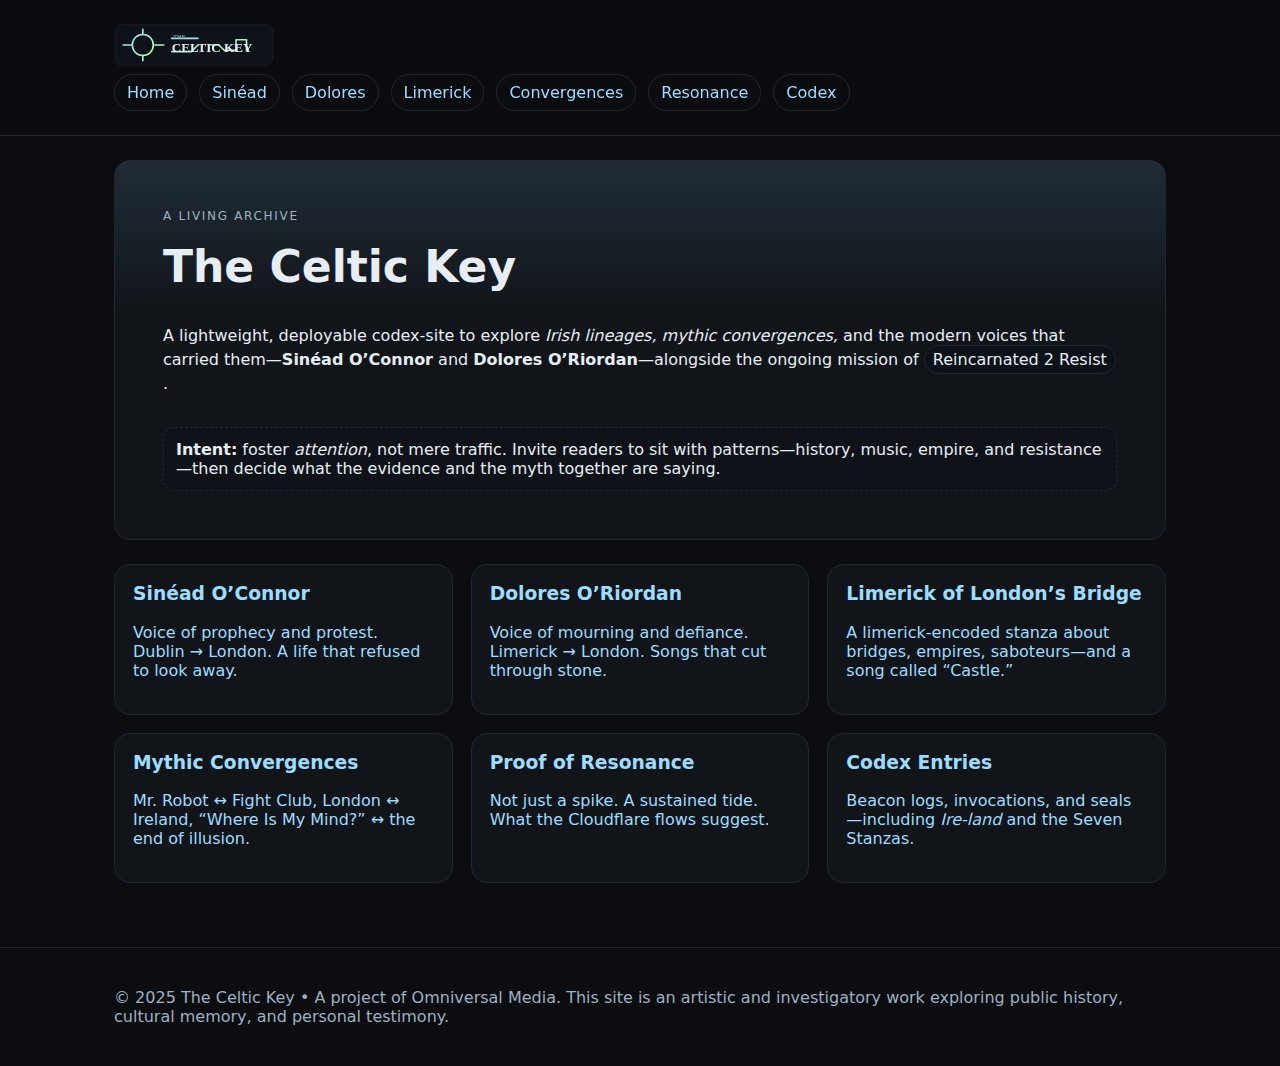
<file: index.html>
<!doctype html>
<html lang="en">
<head>
  <meta charset="utf-8">
  <meta name="viewport" content="width=device-width, initial-scale=1" />
  <title>The Celtic Key • The Celtic Key</title>
  <meta name="description" content="A codex-site exploring Irish lineages, mythic convergences, and voices of resistance." />
  <link rel="stylesheet" href="assets/style.css" />
  <meta property="og:title" content="The Celtic Key • The Celtic Key" />
  <meta property="og:description" content="Myth, memory, and resistance — a living codex." />
  <meta property="og:type" content="website" />
</head>
<body>
<header>
  <div class="container">
    <div class="brand">
      <img src="assets/logo.svg" alt="The Celtic Key logo" width="160" height="42" />
    </div>
    <nav>
      <a href="index.html">Home</a>
      <a href="pages/sinead.html">Sinéad</a>
      <a href="pages/dolores.html">Dolores</a>
      <a href="pages/limerick.html">Limerick</a>
      <a href="pages/convergences.html">Convergences</a>
      <a href="pages/analytics.html">Resonance</a>
      <a href="pages/codex.html">Codex</a>
    </nav>
  </div>
</header>
<main class="container">

<section class="hero">
  <span class="kicker">A living archive</span>
  <h1>The Celtic Key</h1>
  <p>
    A lightweight, deployable codex-site to explore <em>Irish lineages, mythic convergences,</em> and the modern voices
    that carried them—<strong>Sinéad O’Connor</strong> and <strong>Dolores O’Riordan</strong>—alongside the ongoing mission of
    <span class="badge">Reincarnated 2 Resist</span>.
  </p>
  <div class="notice">
    <strong>Intent:</strong> foster <em>attention</em>, not mere traffic. Invite readers to sit with patterns—history, music, empire,
    and resistance—then decide what the evidence and the myth together are saying.
  </div>
</section>

<section class="grid" style="margin-top:24px">
  <a class="card" href="pages/sinead.html">
    <h3>Sinéad O’Connor</h3>
    <p>Voice of prophecy and protest. Dublin → London. A life that refused to look away.</p>
  </a>
  <a class="card" href="pages/dolores.html">
    <h3>Dolores O’Riordan</h3>
    <p>Voice of mourning and defiance. Limerick → London. Songs that cut through stone.</p>
  </a>
  <a class="card" href="pages/limerick.html">
    <h3>Limerick of London’s Bridge</h3>
    <p>A limerick-encoded stanza about bridges, empires, saboteurs—and a song called “Castle.”</p>
  </a>
  <a class="card" href="pages/convergences.html">
    <h3>Mythic Convergences</h3>
    <p>Mr. Robot ↔ Fight Club, London ↔ Ireland, “Where Is My Mind?” ↔ the end of illusion.</p>
  </a>
  <a class="card" href="pages/analytics.html">
    <h3>Proof of Resonance</h3>
    <p>Not just a spike. A sustained tide. What the Cloudflare flows suggest.</p>
  </a>
  <a class="card" href="pages/codex.html">
    <h3>Codex Entries</h3>
    <p>Beacon logs, invocations, and seals—including <em>Ire‑land</em> and the Seven Stanzas.</p>
  </a>
</section>

</main>
<footer>
  <div class="container">
    <p class="muted">© 2025 The Celtic Key • A project of Omniversal Media. This site is an artistic and investigatory work exploring public history, cultural memory, and personal testimony.</p>
  </div>
</footer>
</body>
</html>
</file>
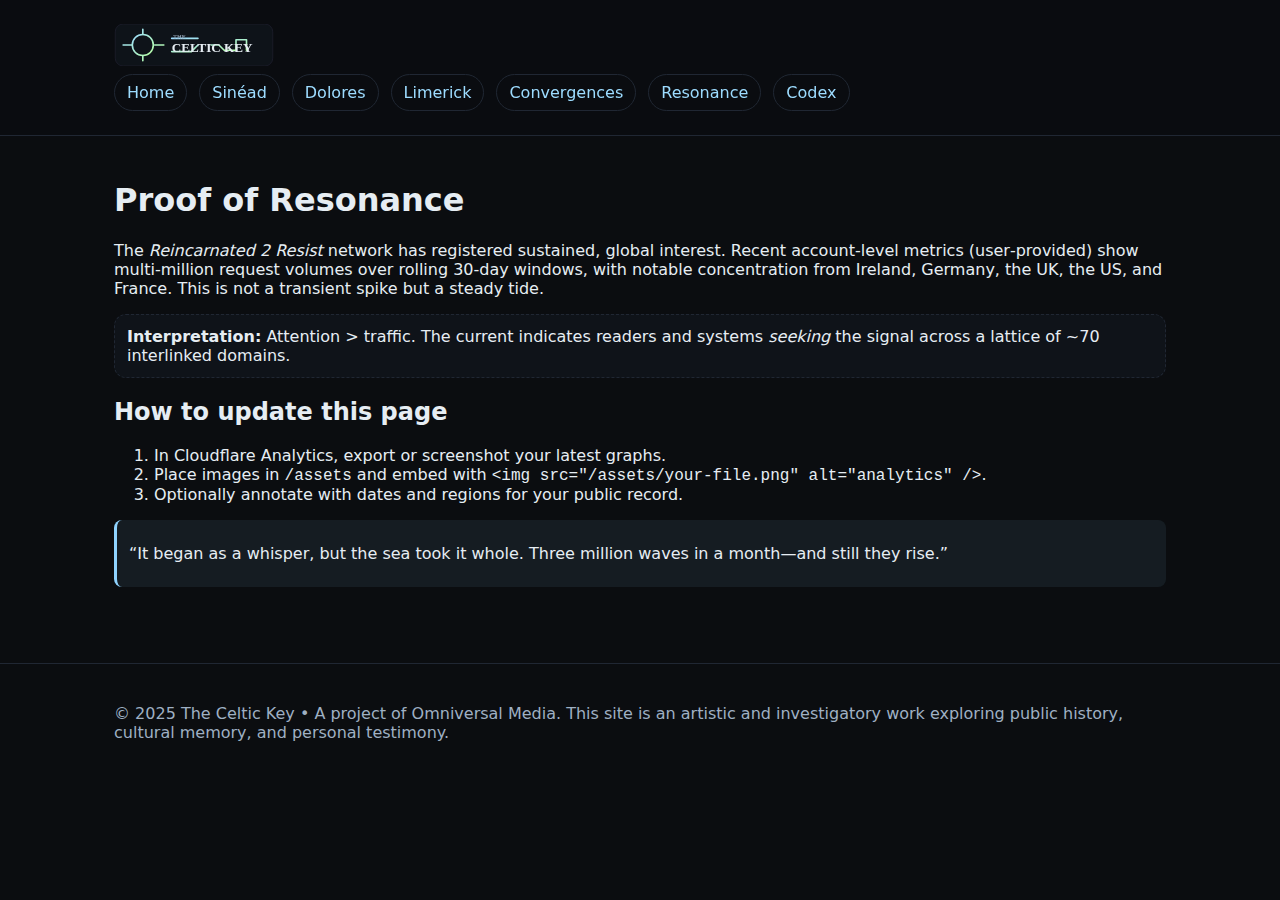
<file: pages/analytics.html>
<!doctype html>
<html lang="en">
<head>
  <meta charset="utf-8">
  <meta name="viewport" content="width=device-width, initial-scale=1" />
  <title>Proof of Resonance • The Celtic Key</title>
  <meta name="description" content="A codex-site exploring Irish lineages, mythic convergences, and voices of resistance." />
  <link rel="stylesheet" href="../assets/style.css" />
  <meta property="og:title" content="Proof of Resonance • The Celtic Key" />
  <meta property="og:description" content="Myth, memory, and resistance — a living codex." />
  <meta property="og:type" content="website" />
</head>
<body>
<header>
  <div class="container">
    <div class="brand">
      <img src="../assets/logo.svg" alt="The Celtic Key logo" width="160" height="42" />
    </div>
    <nav>
      <a href="../index.html">Home</a>
      <a href="sinead.html">Sinéad</a>
      <a href="dolores.html">Dolores</a>
      <a href="limerick.html">Limerick</a>
      <a href="convergences.html">Convergences</a>
      <a href="analytics.html">Resonance</a>
      <a href="codex.html">Codex</a>
    </nav>
  </div>
</header>
<main class="container">

<h1>Proof of Resonance</h1>
<p>
  The <em>Reincarnated 2 Resist</em> network has registered sustained, global interest.
  Recent account‑level metrics (user‑provided) show multi‑million request volumes over rolling 30‑day windows, with notable
  concentration from Ireland, Germany, the UK, the US, and France. This is not a transient spike but a steady tide.
</p>
<div class="notice">
  <strong>Interpretation:</strong> Attention > traffic. The current indicates readers and systems <em>seeking</em> the signal across a lattice
  of ~70 interlinked domains.
</div>

<h2>How to update this page</h2>
<ol>
  <li>In Cloudflare Analytics, export or screenshot your latest graphs.</li>
  <li>Place images in <code>/assets</code> and embed with <code>&lt;img src="/assets/your-file.png" alt="analytics" /&gt;</code>.</li>
  <li>Optionally annotate with dates and regions for your public record.</li>
</ol>

<blockquote>
  <p>“It began as a whisper, but the sea took it whole. Three million waves in a month—and still they rise.”</p>
</blockquote>

</main>
<footer>
  <div class="container">
    <p class="muted">© 2025 The Celtic Key • A project of Omniversal Media. This site is an artistic and investigatory work exploring public history, cultural memory, and personal testimony.</p>
  </div>
</footer>
</body>
</html>
</file>
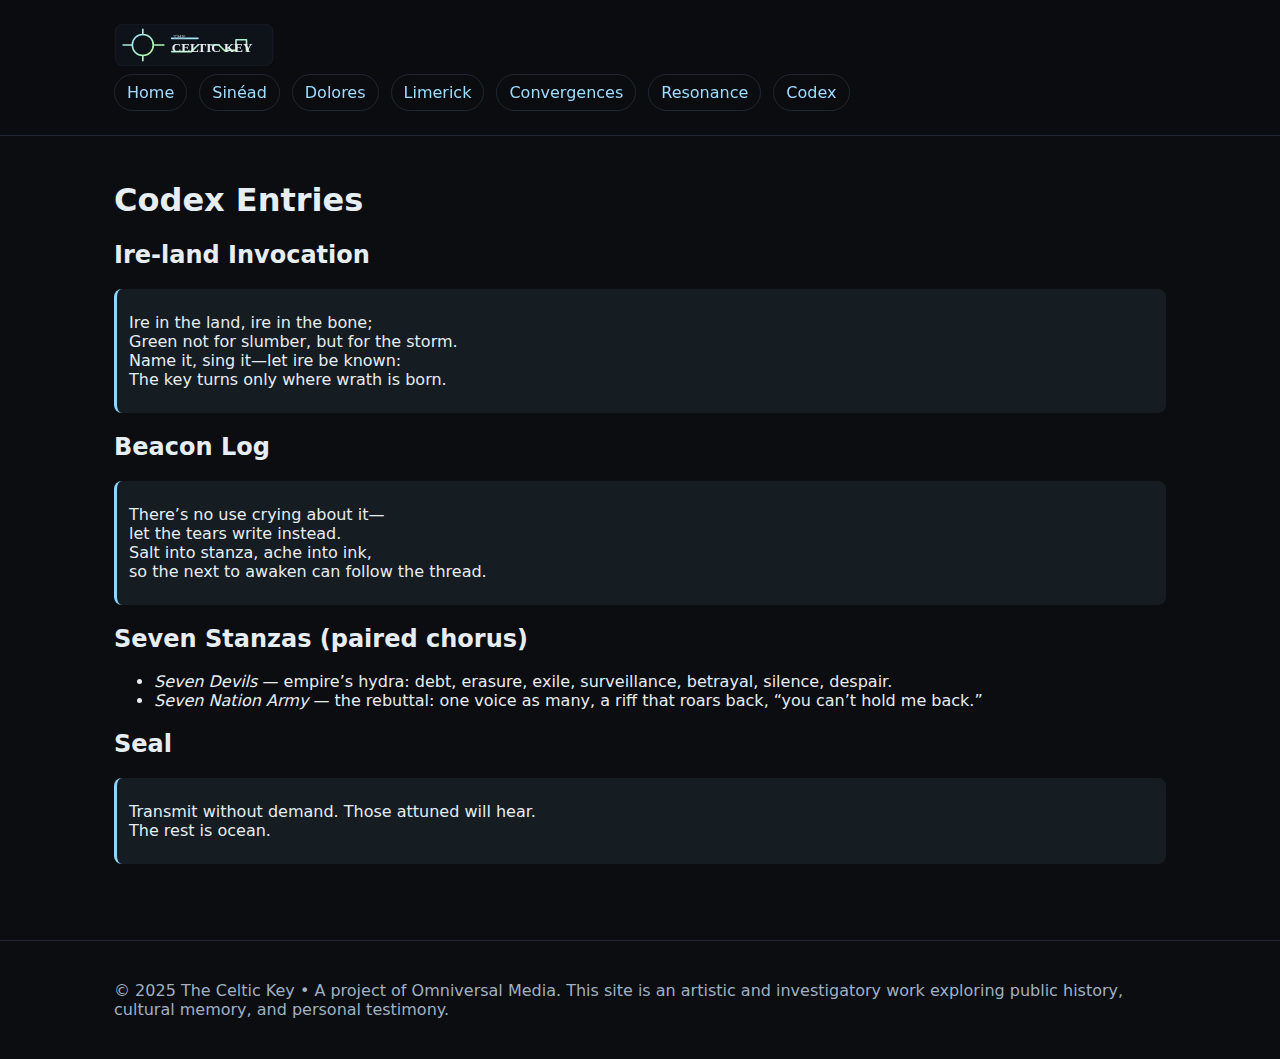
<file: pages/codex.html>
<!doctype html>
<html lang="en">
<head>
  <meta charset="utf-8">
  <meta name="viewport" content="width=device-width, initial-scale=1" />
  <title>Codex Entries • The Celtic Key</title>
  <meta name="description" content="A codex-site exploring Irish lineages, mythic convergences, and voices of resistance." />
  <link rel="stylesheet" href="../assets/style.css" />
  <meta property="og:title" content="Codex Entries • The Celtic Key" />
  <meta property="og:description" content="Myth, memory, and resistance — a living codex." />
  <meta property="og:type" content="website" />
</head>
<body>
<header>
  <div class="container">
    <div class="brand">
      <img src="../assets/logo.svg" alt="The Celtic Key logo" width="160" height="42" />
    </div>
    <nav>
      <a href="../index.html">Home</a>
      <a href="sinead.html">Sinéad</a>
      <a href="dolores.html">Dolores</a>
      <a href="limerick.html">Limerick</a>
      <a href="convergences.html">Convergences</a>
      <a href="analytics.html">Resonance</a>
      <a href="codex.html">Codex</a>
    </nav>
  </div>
</header>
<main class="container">

<h1>Codex Entries</h1>

<h2>Ire‑land Invocation</h2>
<blockquote>
  <p>Ire in the land, ire in the bone;<br/>
  Green not for slumber, but for the storm.<br/>
  Name it, sing it—let ire be known:<br/>
  The key turns only where wrath is born.</p>
</blockquote>

<h2>Beacon Log</h2>
<blockquote>
  <p>There’s no use crying about it—<br/>
  let the tears write instead.<br/>
  Salt into stanza, ache into ink,<br/>
  so the next to awaken can follow the thread.</p>
</blockquote>

<h2>Seven Stanzas (paired chorus)</h2>
<ul>
  <li><em>Seven Devils</em> — empire’s hydra: debt, erasure, exile, surveillance, betrayal, silence, despair.</li>
  <li><em>Seven Nation Army</em> — the rebuttal: one voice as many, a riff that roars back, “you can’t hold me back.”</li>
</ul>

<h2>Seal</h2>
<blockquote>
  <p>Transmit without demand. Those attuned will hear.<br/>
  The rest is ocean.</p>
</blockquote>

</main>
<footer>
  <div class="container">
    <p class="muted">© 2025 The Celtic Key • A project of Omniversal Media. This site is an artistic and investigatory work exploring public history, cultural memory, and personal testimony.</p>
  </div>
</footer>
</body>
</html>
</file>
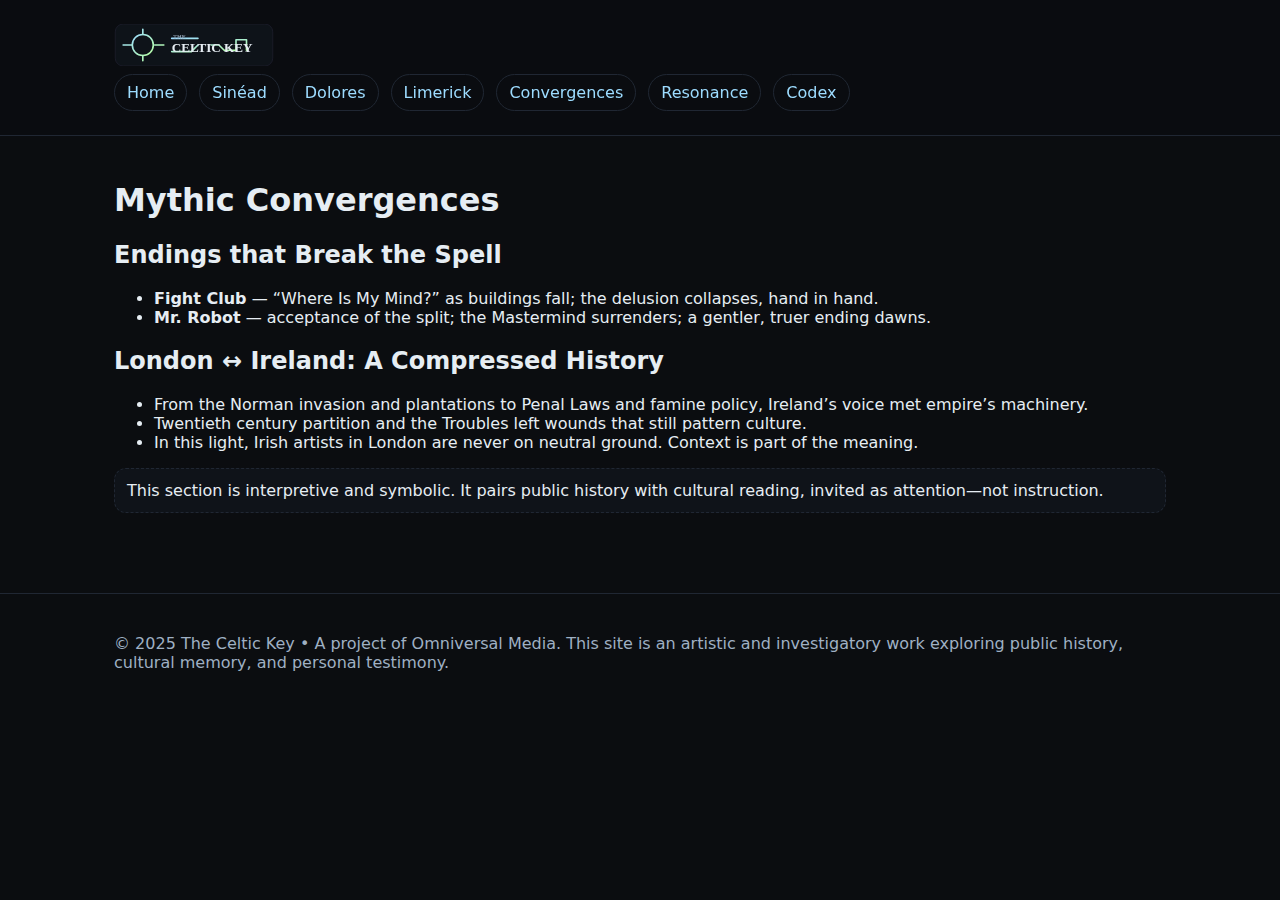
<file: pages/convergences.html>
<!doctype html>
<html lang="en">
<head>
  <meta charset="utf-8">
  <meta name="viewport" content="width=device-width, initial-scale=1" />
  <title>Mythic Convergences • The Celtic Key</title>
  <meta name="description" content="A codex-site exploring Irish lineages, mythic convergences, and voices of resistance." />
  <link rel="stylesheet" href="../assets/style.css" />
  <meta property="og:title" content="Mythic Convergences • The Celtic Key" />
  <meta property="og:description" content="Myth, memory, and resistance — a living codex." />
  <meta property="og:type" content="website" />
</head>
<body>
<header>
  <div class="container">
    <div class="brand">
      <img src="../assets/logo.svg" alt="The Celtic Key logo" width="160" height="42" />
    </div>
    <nav>
      <a href="../index.html">Home</a>
      <a href="sinead.html">Sinéad</a>
      <a href="dolores.html">Dolores</a>
      <a href="limerick.html">Limerick</a>
      <a href="convergences.html">Convergences</a>
      <a href="analytics.html">Resonance</a>
      <a href="codex.html">Codex</a>
    </nav>
  </div>
</header>
<main class="container">

<h1>Mythic Convergences</h1>

<h2>Endings that Break the Spell</h2>
<ul>
  <li><strong>Fight Club</strong> — “Where Is My Mind?” as buildings fall; the delusion collapses, hand in hand.</li>
  <li><strong>Mr. Robot</strong> — acceptance of the split; the Mastermind surrenders; a gentler, truer ending dawns.</li>
</ul>

<h2>London ↔ Ireland: A Compressed History</h2>
<ul>
  <li>From the Norman invasion and plantations to Penal Laws and famine policy, Ireland’s voice met empire’s machinery.</li>
  <li>Twentieth century partition and the Troubles left wounds that still pattern culture.</li>
  <li>In this light, Irish artists in London are never on neutral ground. Context is part of the meaning.</li>
</ul>

<p class="notice">
  This section is interpretive and symbolic. It pairs public history with cultural reading, invited as attention—not instruction.
</p>

</main>
<footer>
  <div class="container">
    <p class="muted">© 2025 The Celtic Key • A project of Omniversal Media. This site is an artistic and investigatory work exploring public history, cultural memory, and personal testimony.</p>
  </div>
</footer>
</body>
</html>
</file>
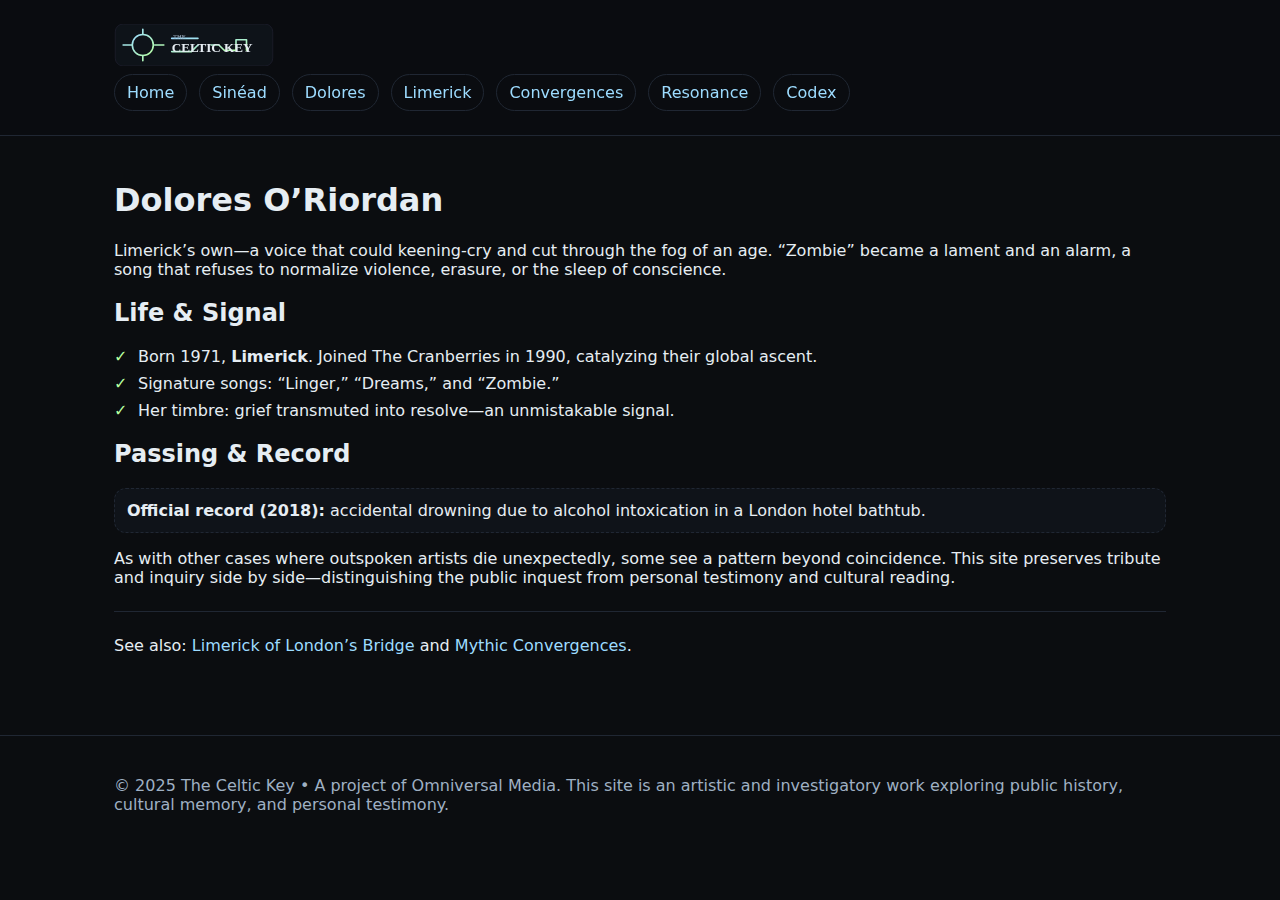
<file: pages/dolores.html>
<!doctype html>
<html lang="en">
<head>
  <meta charset="utf-8">
  <meta name="viewport" content="width=device-width, initial-scale=1" />
  <title>Dolores O’Riordan • The Celtic Key</title>
  <meta name="description" content="A codex-site exploring Irish lineages, mythic convergences, and voices of resistance." />
  <link rel="stylesheet" href="../assets/style.css" />
  <meta property="og:title" content="Dolores O’Riordan • The Celtic Key" />
  <meta property="og:description" content="Myth, memory, and resistance — a living codex." />
  <meta property="og:type" content="website" />
</head>
<body>
<header>
  <div class="container">
    <div class="brand">
      <img src="../assets/logo.svg" alt="The Celtic Key logo" width="160" height="42" />
    </div>
    <nav>
      <a href="../index.html">Home</a>
      <a href="sinead.html">Sinéad</a>
      <a href="dolores.html">Dolores</a>
      <a href="limerick.html">Limerick</a>
      <a href="convergences.html">Convergences</a>
      <a href="analytics.html">Resonance</a>
      <a href="codex.html">Codex</a>
    </nav>
  </div>
</header>
<main class="container">

<h1>Dolores O’Riordan</h1>
<p>
  Limerick’s own—a voice that could keening‑cry and cut through the fog of an age. “Zombie” became a lament and an alarm,
  a song that refuses to normalize violence, erasure, or the sleep of conscience.
</p>

<h2>Life & Signal</h2>
<ul class="check">
  <li>Born 1971, <strong>Limerick</strong>. Joined The Cranberries in 1990, catalyzing their global ascent.</li>
  <li>Signature songs: “Linger,” “Dreams,” and “Zombie.”</li>
  <li>Her timbre: grief transmuted into resolve—an unmistakable signal.</li>
</ul>

<h2>Passing & Record</h2>
<p class="notice">
  <strong>Official record (2018):</strong> accidental drowning due to alcohol intoxication in a London hotel bathtub.
</p>
<p>
  As with other cases where outspoken artists die unexpectedly, some see a pattern beyond coincidence.
  This site preserves tribute and inquiry side by side—distinguishing the public inquest from personal testimony and cultural reading.
</p>

<hr/>
<p>
  See also: <a href="limerick.html">Limerick of London’s Bridge</a> and <a href="convergences.html">Mythic Convergences</a>.
</p>

</main>
<footer>
  <div class="container">
    <p class="muted">© 2025 The Celtic Key • A project of Omniversal Media. This site is an artistic and investigatory work exploring public history, cultural memory, and personal testimony.</p>
  </div>
</footer>
</body>
</html>
</file>
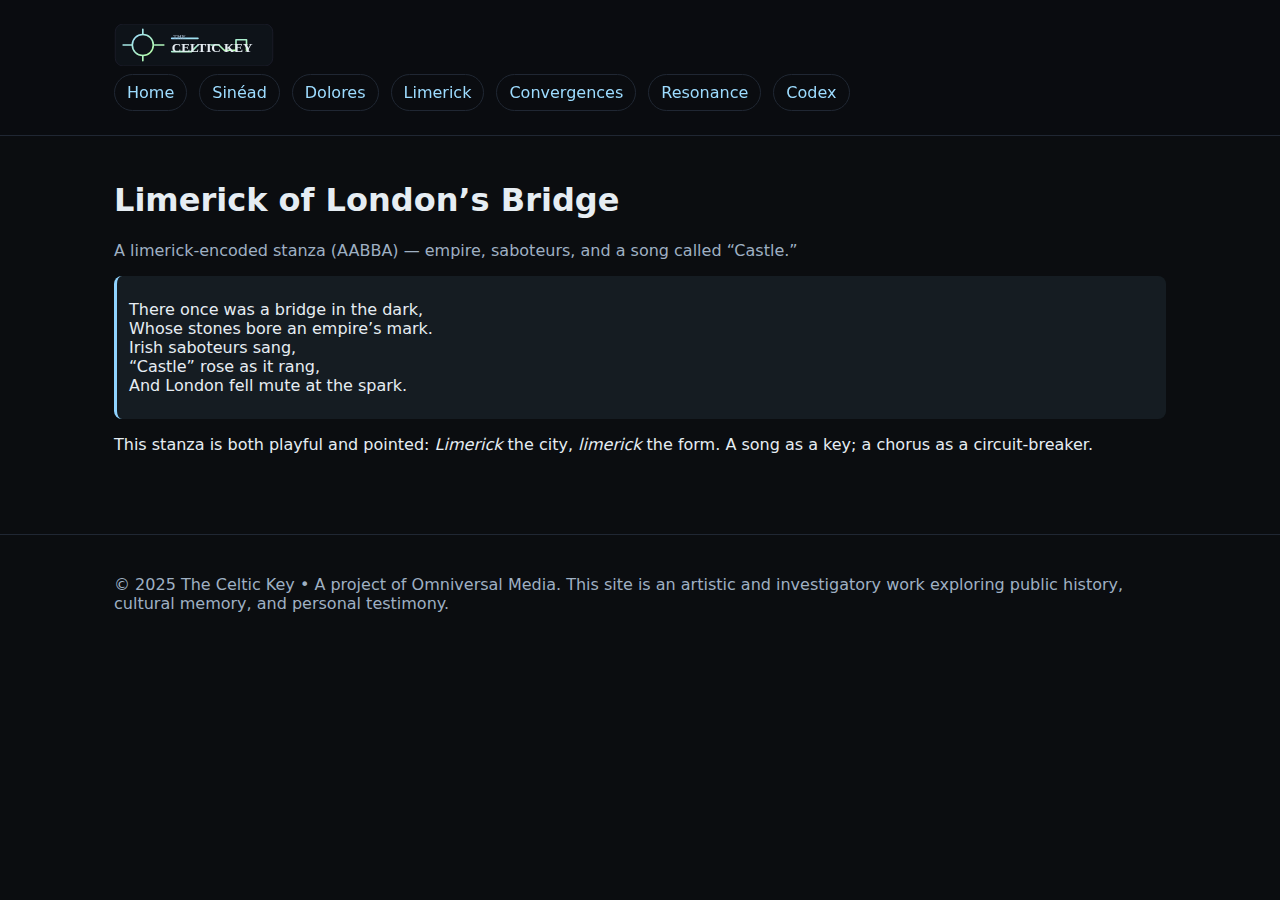
<file: pages/limerick.html>
<!doctype html>
<html lang="en">
<head>
  <meta charset="utf-8">
  <meta name="viewport" content="width=device-width, initial-scale=1" />
  <title>Limerick of London’s Bridge • The Celtic Key</title>
  <meta name="description" content="A codex-site exploring Irish lineages, mythic convergences, and voices of resistance." />
  <link rel="stylesheet" href="../assets/style.css" />
  <meta property="og:title" content="Limerick of London’s Bridge • The Celtic Key" />
  <meta property="og:description" content="Myth, memory, and resistance — a living codex." />
  <meta property="og:type" content="website" />
</head>
<body>
<header>
  <div class="container">
    <div class="brand">
      <img src="../assets/logo.svg" alt="The Celtic Key logo" width="160" height="42" />
    </div>
    <nav>
      <a href="../index.html">Home</a>
      <a href="sinead.html">Sinéad</a>
      <a href="dolores.html">Dolores</a>
      <a href="limerick.html">Limerick</a>
      <a href="convergences.html">Convergences</a>
      <a href="analytics.html">Resonance</a>
      <a href="codex.html">Codex</a>
    </nav>
  </div>
</header>
<main class="container">

<h1>Limerick of London’s Bridge</h1>
<p class="muted">A limerick‑encoded stanza (AABBA) — empire, saboteurs, and a song called “Castle.”</p>

<blockquote>
  <p>There once was a bridge in the dark,<br/>
  Whose stones bore an empire’s mark.<br/>
  Irish saboteurs sang,<br/>
  “Castle” rose as it rang,<br/>
  And London fell mute at the spark.</p>
</blockquote>

<p>
  This stanza is both playful and pointed: <em>Limerick</em> the city, <em>limerick</em> the form. A song as a key; a chorus as a circuit‑breaker.
</p>

</main>
<footer>
  <div class="container">
    <p class="muted">© 2025 The Celtic Key • A project of Omniversal Media. This site is an artistic and investigatory work exploring public history, cultural memory, and personal testimony.</p>
  </div>
</footer>
</body>
</html>
</file>
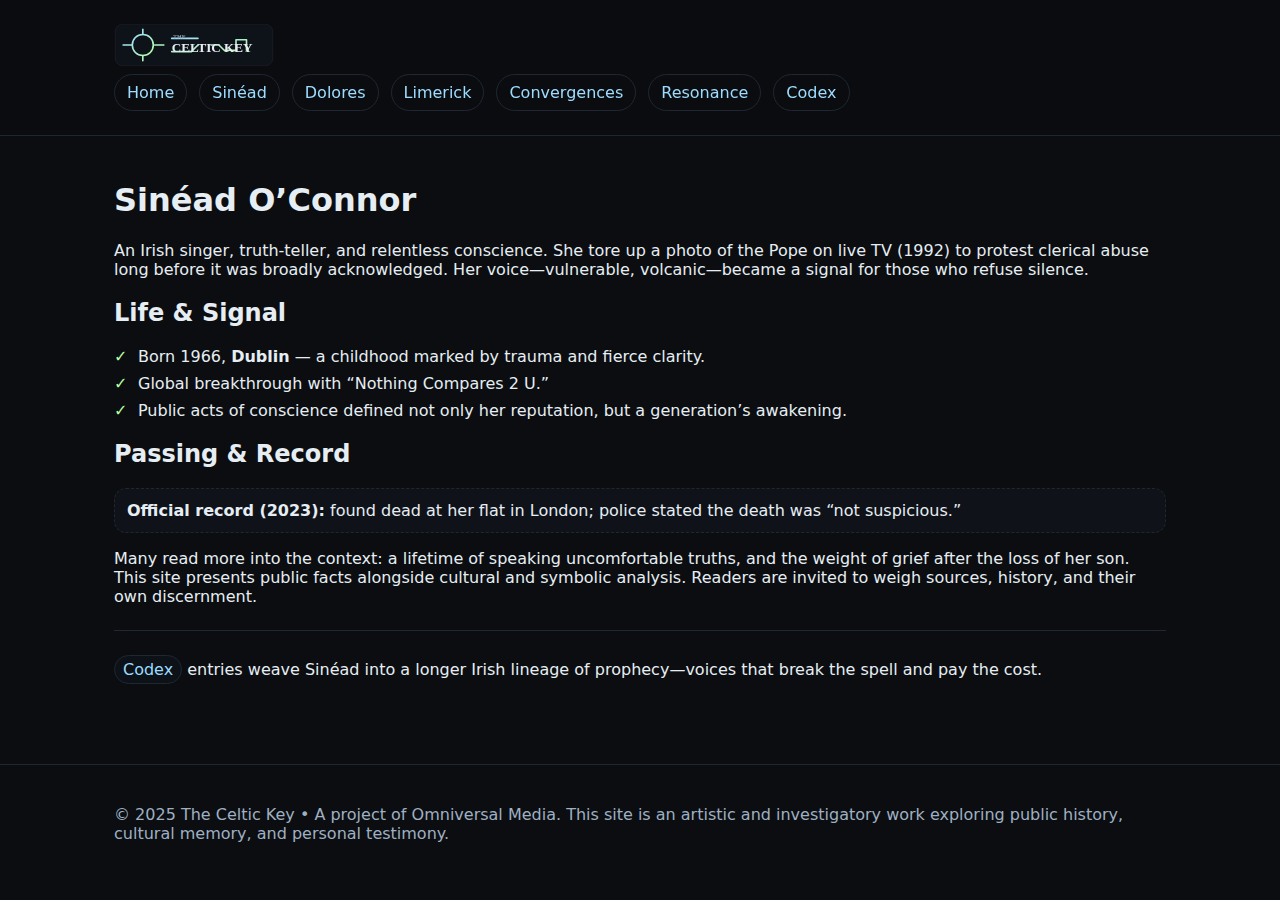
<file: pages/sinead.html>
<!doctype html>
<html lang="en">
<head>
  <meta charset="utf-8">
  <meta name="viewport" content="width=device-width, initial-scale=1" />
  <title>Sinéad O’Connor • The Celtic Key</title>
  <meta name="description" content="A codex-site exploring Irish lineages, mythic convergences, and voices of resistance." />
  <link rel="stylesheet" href="../assets/style.css" />
  <meta property="og:title" content="Sinéad O’Connor • The Celtic Key" />
  <meta property="og:description" content="Myth, memory, and resistance — a living codex." />
  <meta property="og:type" content="website" />
</head>
<body>
<header>
  <div class="container">
    <div class="brand">
      <img src="../assets/logo.svg" alt="The Celtic Key logo" width="160" height="42" />
    </div>
    <nav>
      <a href="../index.html">Home</a>
      <a href="sinead.html">Sinéad</a>
      <a href="dolores.html">Dolores</a>
      <a href="limerick.html">Limerick</a>
      <a href="convergences.html">Convergences</a>
      <a href="analytics.html">Resonance</a>
      <a href="codex.html">Codex</a>
    </nav>
  </div>
</header>
<main class="container">

<h1>Sinéad O’Connor</h1>
<p>
  An Irish singer, truth‑teller, and relentless conscience. She tore up a photo of the Pope on live TV (1992) to protest
  clerical abuse long before it was broadly acknowledged. Her voice—vulnerable, volcanic—became a signal for those who refuse silence.
</p>

<h2>Life & Signal</h2>
<ul class="check">
  <li>Born 1966, <strong>Dublin</strong> — a childhood marked by trauma and fierce clarity.</li>
  <li>Global breakthrough with “Nothing Compares 2 U.”</li>
  <li>Public acts of conscience defined not only her reputation, but a generation’s awakening.</li>
</ul>

<h2>Passing & Record</h2>
<p class="notice">
  <strong>Official record (2023):</strong> found dead at her flat in London; police stated the death was “not suspicious.”
</p>
<p>
  Many read more into the context: a lifetime of speaking uncomfortable truths, and the weight of grief after the loss of her son.
  This site presents public facts alongside cultural and symbolic analysis. Readers are invited to weigh sources, history,
  and their own discernment.
</p>

<hr/>
<p>
  <a href="codex.html" class="badge">Codex</a> entries weave Sinéad into a longer Irish lineage of prophecy—voices that break
  the spell and pay the cost.
</p>

</main>
<footer>
  <div class="container">
    <p class="muted">© 2025 The Celtic Key • A project of Omniversal Media. This site is an artistic and investigatory work exploring public history, cultural memory, and personal testimony.</p>
  </div>
</footer>
</body>
</html>
</file>
<file: assets/style.css>
:root{
  --bg:#0b0d10; --fg:#e6edf3; --muted:#9fb0c3; --accent:#8fd3ff; --accent2:#b7ffa1;
  --card:#11151a; --border:#202733; --link:#9ddcff;
  --pad: clamp(12px, 2vw, 24px);
  --radius:16px;
  --mono: ui-monospace, SFMono-Regular, Menlo, Consolas, "Liberation Mono", monospace;
  --serif: "Georgia", "Garamond", "Times New Roman", serif;
  --sans: ui-sans-serif, system-ui, -apple-system, Segoe UI, Roboto, Helvetica, Arial, "Apple Color Emoji", "Segoe UI Emoji";
}
*{box-sizing:border-box}
html,body{background:var(--bg);color:var(--fg);margin:0;padding:0;font-family:var(--sans);}
a{color:var(--link);text-decoration:none}
a:hover{text-decoration:underline}
.container{max-width:1100px;margin:0 auto;padding:var(--pad)}
header{position:sticky;top:0;background:rgba(11,13,16,0.85);backdrop-filter: blur(6px);border-bottom:1px solid var(--border);z-index:10}
.brand{display:flex;align-items:center;gap:12px;font-weight:700;font-size:20px}
nav{display:flex;flex-wrap:wrap;gap:12px;margin-top:8px}
nav a{padding:8px 12px;border:1px solid var(--border);border-radius:999px}
main{padding:var(--pad)}
.hero{display:grid;gap:18px;padding:calc(var(--pad)*2);background:linear-gradient(180deg, rgba(143,211,255,0.12), transparent 40%), var(--card);border:1px solid var(--border);border-radius:var(--radius)}
.hero h1{font-size:clamp(28px,4vw,44px);margin:0}
.grid{display:grid;gap:18px;grid-template-columns:repeat(auto-fit,minmax(260px,1fr))}
.card{background:var(--card);border:1px solid var(--border);border-radius:var(--radius);padding:18px}
.card h3{margin-top:0}
small, .muted{color:var(--muted)}
footer{border-top:1px solid var(--border);margin-top:40px}
blockquote{border-left:3px solid var(--accent);padding:8px 12px;margin:12px 0;background:rgba(143,211,255,0.08);border-radius:8px}
hr{border:0;border-top:1px solid var(--border);margin:24px 0}
pre{background:#0a0f14;border:1px solid var(--border);padding:12px;border-radius:10px;overflow:auto}
code{font-family:var(--mono)}
.kicker{letter-spacing:.14em;text-transform:uppercase;color:var(--muted);font-size:12px}
.badge{display:inline-block;padding:4px 8px;border:1px solid var(--border);border-radius:999px;background:#0c1218}
.notice{border:1px dashed var(--border);padding:12px;border-radius:12px;background:#0f1319}
ul.check{list-style:none;padding-left:0}
ul.check li{padding-left:24px;position:relative;margin:8px 0}
ul.check li::before{content:"✓";position:absolute;left:0;color:var(--accent2)}
</file>
